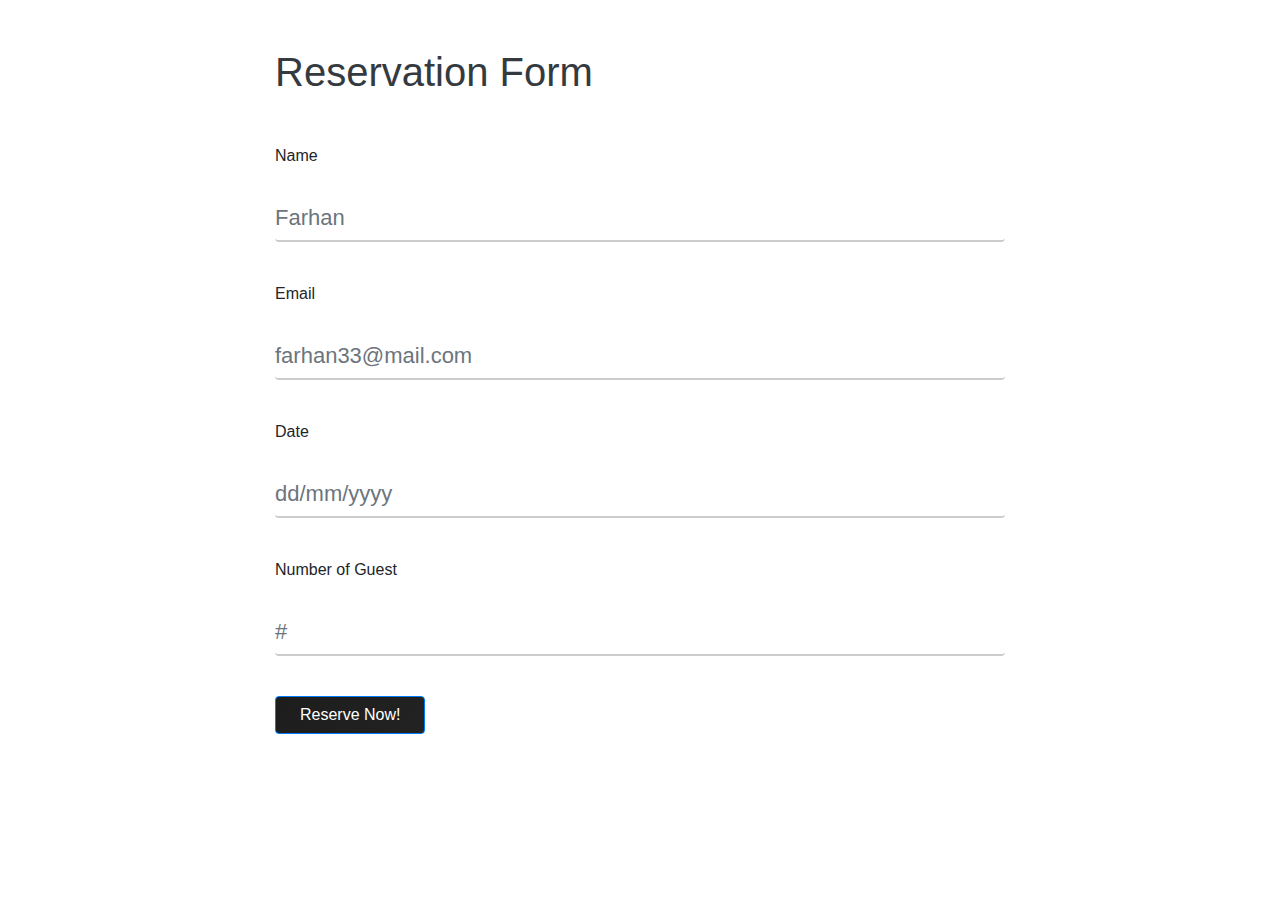
<file: form.html>
<!DOCTYPE html>
<html lang="en">
  <head>
    <meta charset="UTF-8" />
    <meta name="viewport" content="width=device-width, initial-scale=1.0" />

    <title>Document</title>
    <link rel="stylesheet" href="form_style.css" />
    <link
      rel="stylesheet"
      href="https://cdn.jsdelivr.net/npm/bootstrap@4.0.0/dist/css/bootstrap.min.css"
      integrity="sha384-Gn5384xqQ1aoWXA+058RXPxPg6fy4IWvTNh0E263XmFcJlSAwiGgFAW/dAiS6JXm"
      crossorigin="anonymous"
    />
  </head>
  <body>
    <div class="container py-5">
      <div class="row justify-content-center">
        <div class="col-md-8">
          <h1 class="text-dark mb-5">Reservation Form</h1>

          <form onsubmit="sendMessage()">
            <div class="mb-3">
              <label for="name">Name</label>
              <input
                type="text"
                id="name"
                placeholder="Farhan"
                class="form-control shadow none"
                required
              />
            </div>
            <div class="mb-3">
              <label for="email">Email</label>
              <input
                type="text"
                id="email"
                placeholder="farhan33@mail.com"
                class="form-control shadow none"
                required
              />
            </div>
            <div class="mb-3">
              <label for="name">Date</label>
              <input
                type="text"
                id="date"
                placeholder="dd/mm/yyyy"
                class="form-control shadow none"
                required
              />
            </div>
            <div class="mb-3">
              <label for="pax">Number of Guest</label>
              <input
                type="text"
                id="pax"
                placeholder="#"
                class="form-control shadow none"
                required
              />
            </div>

            <button class="btn btn-primary px-4" type="submit">
              Reserve Now!
            </button>
          </form>
        </div>
      </div>
    </div>

    <script>
      function sendMessage() {
        const name = document.getElementById("name").value;
        const email = document.getElementById("email").value;
        const date = document.getElementById("date").value;
        const pax = document.getElementById("pax").value;

        const url =
          "https://api.whatsapp.com/send?phone=6287778288281&text=Halo%20Admin!%0ASaya%20*" +
          name +
          "*%0AEmail%20saya%20*" +
          email +
          "*%0ASaya%20ingin%20reservasi%20untuk%20tanggal%20*" +
          date +
          "*%0ASebanyak%20*" +
          pax +
          "*";
        window.open(url);
      }
    </script>
  </body>
</html>
</file>
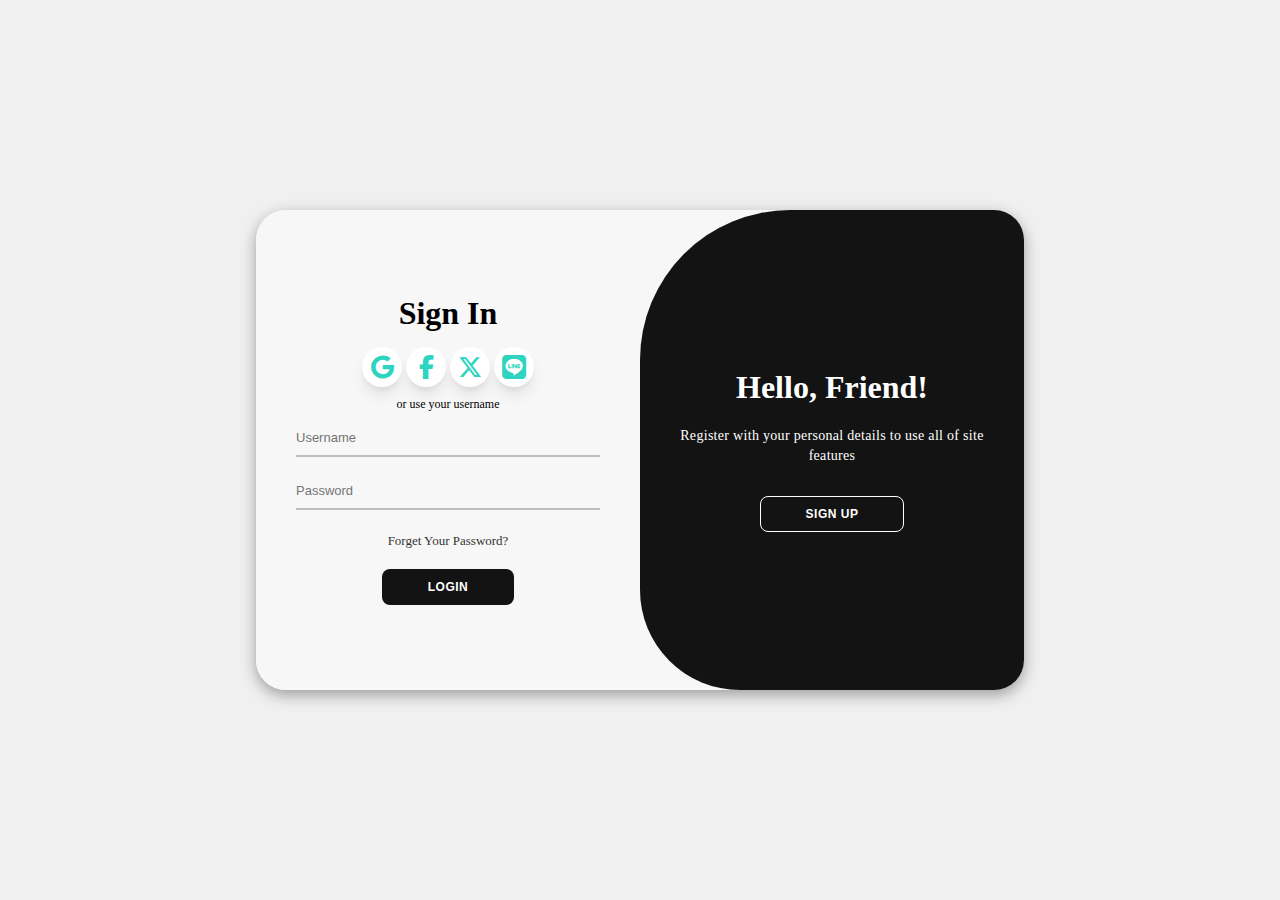
<file: login.html>
<!DOCTYPE html>
<html lang="en">
  <head>
    <meta charset="UTF-8" />
    <meta name="viewport" content="width=device-width, initial-scale=1.0" />
    <link
      rel="stylesheet"
      href="https://cdnjs.cloudflare.com/ajax/libs/font-awesome/6.4.2/css/all.min.css"
    />
    <link rel="stylesheet" href="login_style.css" />
    <title>Login Page | Kopi</title>
  </head>

  <body>
    <div class="container" id="container">
      <div class="form-container sign-up">
        <form action="DB_register.php" method="post">
          <h1>Create Account</h1>
          <div class="social-icons">
            <a href="#" class="icon"><i class="fa-brands fa-google"></i></a>
            <a href="#" class="icon"><i class="fa-brands fa-facebook-f"></i></a>
            <a href="#" class="icon"><i class="fa-brands fa-x-twitter"></i></a>
            <a href="#" class="icon"><i class="fa-brands fa-line"></i></a>
          </div>
          <span>or use your email for registeration</span>
          <input type="text" placeholder="Name" required />
          <input type="email" placeholder="Email" required />
          <input type="password" placeholder="Password" required />
          <button
            type="submit"
            name="submit"
            value="Register"
            class="btn btn-primary"
            required
          >
            Register
          </button>
        </form>
      </div>
      <div class="form-container sign-in">
        <form action="DB_login.php" method="post">
          <h1>Sign In</h1>
          <div class="social-icons">
            <a href="#" class="icon"><i class="fa-brands fa-google"></i></a>
            <a href="#" class="icon"><i class="fa-brands fa-facebook-f"></i></a>
            <a href="#" class="icon"><i class="fa-brands fa-x-twitter"></i></a>
            <a href="#" class="icon"><i class="fa-brands fa-line"></i></a>
          </div>
          <span>or use your username</span>
          <input type="username" placeholder="Username" required />
          <input type="password" placeholder="Password" required />
          <a href="#">Forget Your Password?</a>
          <button
            type="submit"
            name="submit"
            value="Login"
            class="btn btn-primary"
            required
          >
            Login
          </button>
        </form>
      </div>
      <div class="toggle-container">
        <div class="toggle">
          <div class="toggle-panel toggle-left">
            <h1>Welcome Back!</h1>
            <p>Enter your personal details to use all of site features</p>
            <button class="hidden" id="login">Sign In</button>
          </div>
          <div class="toggle-panel toggle-right">
            <h1>Hello, Friend!</h1>
            <p>
              Register with your personal details to use all of site features
            </p>
            <button class="hidden" id="register">Sign Up</button>
          </div>
        </div>
      </div>
    </div>

    <script src="script.js"></script>
  </body>
</html>
</file>
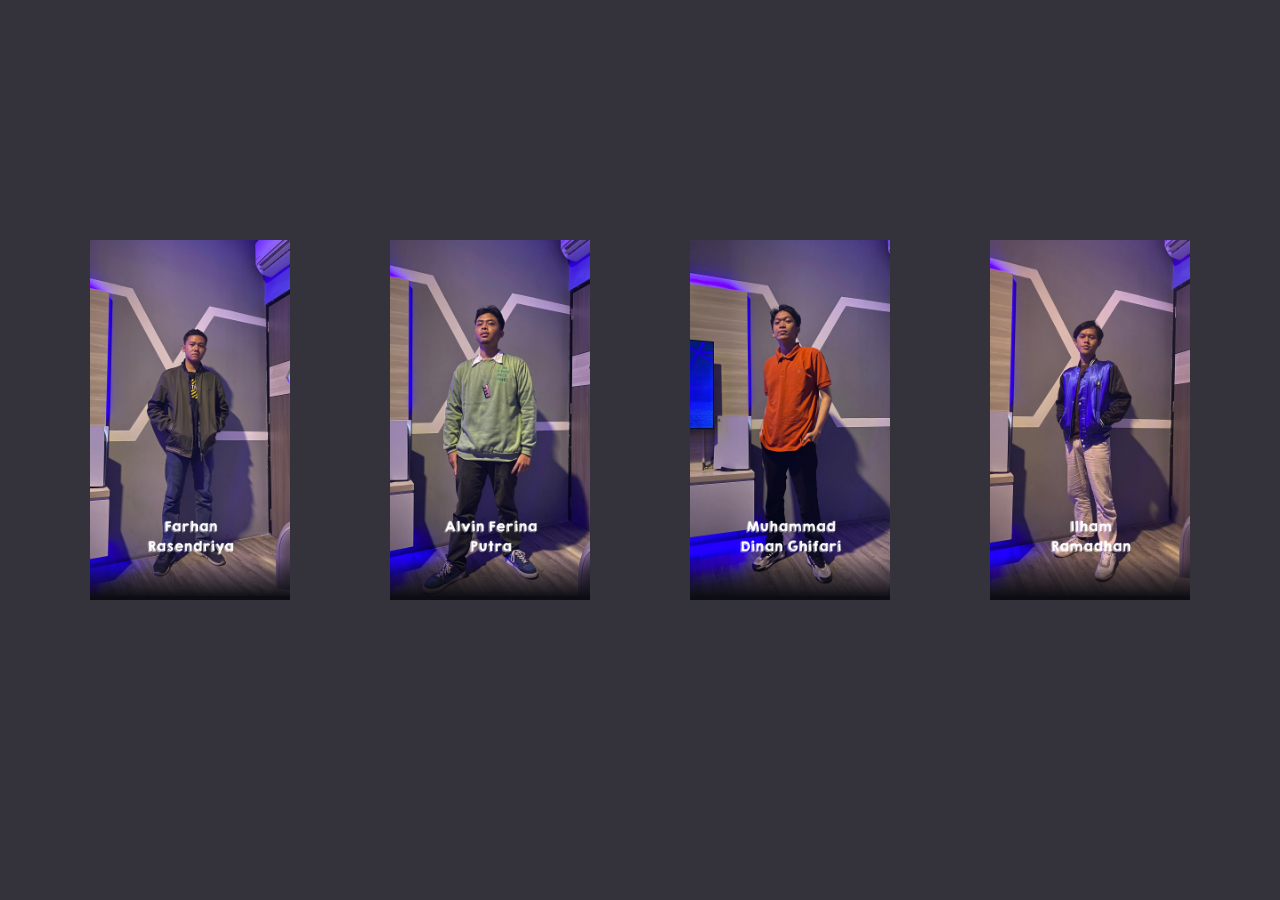
<file: profile.html>
<!DOCTYPE html>
<html lang="en">
  <head>
    <meta charset="UTF-8" />
    <title>Our Profile</title>
    <link rel="stylesheet" href="profile-style.css" />
  </head>
  <body>
    <!-- Profile Section -->
    <a href="https://www.instagram.com/farhan_rasen22/">
      <div class="card">
        <div class="wrapper">
          <img src="img/f3.jpg" class="cover-image" />
        </div>
        <img src="img/f1.png" class="title" />
        <img src="img/f2.png" class="character" />
      </div>
    </a>

    <a href="https://www.instagram.com/_alvinfputra_/">
      <div class="card">
        <div class="wrapper">
          <img src="img/a3.jpg" class="cover-image" />
        </div>
        <img src="img/a1.png" class="title" />
        <img src="img/a2.png" class="character" />
      </div>
    </a>

    <a href="https://www.instagram.com/nadeqo">
      <div class="card">
        <div class="wrapper">
          <img src="img/m3.jpg" class="cover-image" />
        </div>
        <img src="img/m1.png" class="title" />
        <img src="img/m2.png" class="character" />
      </div>
    </a>

    <a href="https://www.instagram.com/iam.truee/">
      <div class="card">
        <div class="wrapper">
          <img src="img/p3.jpg" class="cover-image" />
        </div>
        <img src="img/p1.png" class="title" />
        <img src="img/p2.png" class="character" />
      </div>
    </a>

    <!-- Profile Section End -->
  </body>
</html>
</file>
<file: form_style.css>
.popup-form {
  display: none; /* Hidden by default */
  position: fixed;
  background: rgba(0, 0, 0, 0.4); /* Transparent white background */
  border-radius: 50px; /* Rounded corners */
  box-shadow: 0 0px 20px rgba(0, 0, 0, 1); /* Subtle shadow for depth */
  backdrop-filter: blur(20px); /* Background blur for glassmorphism */
  transition: right 1s ease-in-out; /* Smooth transition for slide effect */
  opacity: 1;
  top: 0;
  left: 0;
  width: 100%;
  height: 100%;
  justify-content: center;
  align-items: center;
  z-index: 3000; /* Ensure it is above other content */
  animation: popup-bg 1.5s ease-in-out;
}

@keyframes popup-bg {
  0% {   
    background: rgba(0, 0, 0, 0);
    backdrop-filter: blur(0px);
  }
  50% {
    background: rgba(0, 0, 0, 0.0);
    backdrop-filter: blur(0px); /* Background blur for glassmorphism */
  }
  100% {
    background: rgba(0, 0, 0, 0.4);
    backdrop-filter: blur(20px); /* Background blur for glassmorphism */
  }
}

.popup-form .form-content {
  background-color: rgba(22, 22, 22, 0.4); /* Slightly opaque white background */
  padding: 40px;
  border-radius: 40px;
  box-shadow: 0 5px 15px rgba(0, 0, 0, 0.3);
  width: 900px;
  height: 700px;
  position: relative;
  display: flex;
  flex-direction: column;
  animation: popupani 1.5s ease-in-out;
}

@keyframes popupani {
  0% {   
    background-color: rgba(22, 22, 22, 1);
    top: 200%;
    border-radius: 50%;
    width: 350px;
    height: 350px;
  }
  50% {
    background-color: rgba(22, 22, 22, 1);
    top: -30%;
    border-radius: 50%;
    width: 350px;
    height: 350px;
  }
  100% {
    background-color: rgba(22, 22, 22, 0.4);
    top: 0;
    border-radius: 40px;
    width: 900px;
    height: 700px;
  }
}


@keyframes textani {
  0% {   
   opacity: 0;
  }
  50% {
    opacity: 0;
  }
  75% {
    opacity: 0;
  }
  100% {
  opacity: 1;
  }
}

.mb-3 input,
.mb-3 textarea {
  width: 100%;
  opacity: 1;
  padding: 0; 
  margin-bottom: 40px;
  border: none;
  border-bottom: 2px solid #ccc; 
  font-family: 'Outfit', sans-serif;
  color: #000000;
  font-size: 22px;
  background-color: transparent; 
  line-height: 2; 
  margin-top: 20px;
  height: auto; 
  resize: vertical; 
  scrollbar-width: thin; 
  scrollbar-color: #960032 rgba(0, 0, 0, 0.2); 
  animation: textani 1.5s ease-in-out;
}

@keyframes textani {
  0% {   
   opacity: 0;
  }
  50% {
    opacity: 0;
  }
  75% {
    opacity: 0;
  }
  100% {
  opacity: 1;
  }
}

.mb-3 textarea::-webkit-scrollbar {
  width: 3px; /* Width of the scrollbar */
}

.mb-3 textarea::-webkit-scrollbar-track {
  background: rgba(0, 0, 0, 0.2); /* Track color */
}

.mb-3 textarea::-webkit-scrollbar-thumb {
  background-color: #000000; /* Thumb color */
  border-radius: 20px; /* Roundness of the thumb */
}

.mb-3 input:focus,
.mb-3 textarea:focus {
  border-bottom-color: #000000; /* Focus color change */
  outline: none;
  box-shadow: none; /* Remove box shadow */
  transition: 0.3s ease-in-out;
}

@keyframes textani2 {
  0% {   
   opacity: 0;
   padding: 0px 70px;
   padding-right: 95px;
   border-radius: 0px 0px 0px 0px;
  }
  50% {
    opacity: 0;
    padding: 90px 70px;
    padding-right: 95px;
    border-radius: 0px 0px 0px 0px;
  }
  75% {
    padding: 90px 70px;
    opacity: 1;
    padding-right: 95px;
    border-radius: 0px 0px 0px 0px;
  }
  100% {
    padding: 20px 70px;
  opacity: 1;
  padding-right: 95px;
  border-radius: 30px 0px 0px 30px;
  }
}


@keyframes textani {
  0% {   
   opacity: 0;
  }
  50% {
    opacity: 0;
  }
  75% {
    opacity: 0;
  }
  100% {
  opacity: 1;
  }
}

.btn {
  background: linear-gradient(135deg, #1d1d1d, #222222);

border-radius: 4px;
padding: 15px 30px;
text-decoration: none;
font-size: 1.2em;
border: none;
cursor: pointer;
transition: 0.3s ease-in-out;  
 }

.btn:hover {
  background: linear-gradient(135deg, #1d1d1d, #222222);
}

.btn:active {
  transform: scale(1);
}


/* Optional: Add transition effects */
.popup-form {
  transition: all 2s ease-in-out;
}

.popup-form.show {
  display: flex;
}
</file>
<file: login_style.css>
@import url("https://fonts.googleapis.com/css2?family=Montserrat:wght@300;400;500;600;700&display=swap");

* {
  margin: 0;
  padding: 0;
  box-sizing: border-box;
}

body, html {
  height: 100%;
  display: flex;
  justify-content: center;
  align-items: center;
  background-color: #f0f0f0; /* Optional: Add a background color to the body */
}

.wrapper {
  display: flex;
  justify-content: center;
  align-items: center;
  min-height: 100vh;
  width: 100%;
}

.container {
  background-color: #f7f7f7;
  border-radius: 30px;
  box-shadow: 0 5px 15px rgba(0, 0, 0, 0.35);
  position: relative;
  overflow: hidden;
  width: 768px;
  max-width: 100%;
  min-height: 480px;
}

.container p {
  font-size: 14px;
  line-height: 20px;
  letter-spacing: 0.3px;
  margin: 20px 0;
}

.container span {
  font-size: 12px;
}

.container a {
  color: #333;
  font-size: 13px;
  text-decoration: none;
  margin: 15px 0 10px;
}

.container button {
  background-color: #131313;
  color: #fff;
  font-size: 12px;
  padding: 10px 45px;
  border: 1px solid transparent;
  border-radius: 8px;
  font-weight: 600;
  letter-spacing: 0.5px;
  text-transform: uppercase;
  margin-top: 10px;
  cursor: pointer;
  transition: background-color 0.3s, transform 0.3s;
}

.container button:hover {
  background-color: #000;
  color: #fff;
  transform: scale(1.1);
  transition: background-color 0.3s, transform 0.3s;
}

.container button:focus {
  outline: none;
}

.container button:not(:hover) {
  transform: scale(1);
}

.container button.hidden {
  background-color: transparent;
  border-color: #fff;
}

.container form {
  background-color: #f7f7f7;
  display: flex;
  align-items: center;
  justify-content: center;
  flex-direction: column;
  padding: 0 40px;
  height: 100%;
}

.container input {
  background-color: transparent;
  border: none;
  border-bottom: 2px solid rgba(134, 134, 134, 0.5);
  margin: 8px 0;
  padding: 10px 0;
  font-size: 13px;
  width: 100%;
  outline: none;
  color: rgba(61, 61, 61, 0.8);
  transition: border-bottom-color 0.3s ease;
}

.container input:focus {
  border-bottom-color: rgba(0, 0, 0, 0.9);
}

.form-container {
  position: absolute;
  top: 0;
  height: 100%;
  transition: all 0.6s ease-in-out;
}

.sign-in {
  left: 0;
  width: 50%;
  z-index: 2;
}

.container.active .sign-in {
  transform: translateX(100%);
}

.sign-up {
  left: 0;
  width: 50%;
  opacity: 0;
  z-index: 1;
}

.container.active .sign-up {
  transform: translateX(100%);
  opacity: 1;
  z-index: 5;
  animation: move 0.6s;
}

@keyframes move {
  0%,
  49.99% {
    opacity: 0;
    z-index: 1;
  }
  50%,
  100% {
    opacity: 1;
    z-index: 5;
  }
}

.wrapper {
  display: flex;
  justify-content: center;
  align-items: center;
  gap: 2rem;
}

.icon {
  text-decoration: none;
  width: 20px;
  height: 20px;
  border-radius: 25px;
  margin: 0 3px;
  width: 40px;
  height: 40px;
  background-color: #fff;
  display: inline-flex;
  justify-content: center;
  align-items: center;
  overflow: hidden;
  position: relative;
  box-shadow: rgba(0, 0, 0, 0.1) 0px 10px 15px -3px, rgba(0, 0, 0, 0.05) 0px 4px 6px -2px;
}

.icon > i {
  color: #2dd4bf;
  font-size: 1.5rem;
  transition: all 0.2s;
}

.icon:hover > i {
  scale: 1.2;
  color: #f1f1f1;
}

.icon:before {
  background: var(--color);
  content: "";
  position: absolute;
  width: 130%;
  height: 130%;
  left: -110%;
  top: 80%;
  transform: rotate(45deg);
}

.icon:hover:before {
  animation: slide 0.7s forwards;
}

@keyframes slide {
  50% {
    left: 10%;
    top: -40%;
  }
  100% {
    left: -15%;
    top: -15%;
  }
}

.icon:has(.fa-google) {
  --color: #f4b400;
}
.icon:has(.fa-facebook-f) {
  --color: #0077b5;
}
.icon:has(.fa-line) {
  --color: #06d000;
}
.icon:has(.fa-x-twitter) {
  --color: #1da1f2;
}

.toggle-container {
  position: absolute;
  top: 0;
  left: 50%;
  width: 50%;
  height: 100%;
  overflow: hidden;
  transition: all 0.6s ease-in-out;
  border-radius: 150px 0 0 100px;
  z-index: 1000;
}

.container.active .toggle-container {
  transform: translateX(-100%);
  border-radius: 0 150px 100px 0;
}

.toggle {
  background-color: #000000;
  height: 100%;
  background: #131313;
  color: #fff;
  position: relative;
  left: -100%;
  height: 100%;
  width: 200%;
  transform: translateX(0);
  transition: all 0.6s ease-in-out;
}

.container.active .toggle {
  transform: translateX(50%);
}

.toggle-panel {
  position: absolute;
  width: 50%;
  height: 100%;
  display: flex;
  align-items: center;
  justify-content: center;
  flex-direction: column;
  padding: 0 30px;
  text-align: center;
  top: 0;
  transform: translateX(0);
  transition: all 0.6s ease-in-out;
}

.toggle-left {
  transform: translateX(-200%);
}

.container.active .toggle-left {
  transform: translateX(0);
}

.toggle-right {
  right: 0;
  transform: translateX(0);
}

.container.active .toggle-right {
  transform: translateX(200%);
}
</file>
<file: profile-style.css>
:root {
    --card-height: 300px;
    --card-width: calc(var(--card-height) / 1.5);
  }
  * {
    box-sizing: border-box;
  }
  body {
    width: 100vw;
    height: 100vh;
    margin: 0;
    display: flex;
    justify-content: center;
    align-items: center;
    background: #34323b;
  }
  .card {
    width: var(--card-width);
    height: var(--card-height);
    position: relative;
    display: flex;
    justify-content: center;
    align-items: flex-end;
    padding: 0 36px;
    perspective: 2500px;
    margin: 0 50px;
  }
  
  .cover-image {
    width: 100%;
    height: 100%;
    object-fit: cover;
  }
  
  .wrapper {
    transition: all 0.5s;
    position: absolute;
    width: 100%;
    z-index: -1;
  }
  
  .card:hover .wrapper {
    transform: perspective(900px) translateY(-5%) rotateX(25deg) translateZ(0);
    box-shadow: 2px 35px 32px -8px rgba(0, 0, 0, 0.75);
    -webkit-box-shadow: 2px 35px 32px -8px rgba(0, 0, 0, 0.75);
    -moz-box-shadow: 2px 35px 32px -8px rgba(0, 0, 0, 0.75);
  }
  
  .wrapper::before,
  .wrapper::after {
    content: "";
    opacity: 0;
    width: 100%;
    height: 80px;
    transition: all 0.5s;
    position: absolute;
    left: 0;
  }
  .wrapper::before {
    top: 0;
    height: 100%;
    background-image: linear-gradient(
      to top,
      transparent 46%,
      rgba(12, 13, 19, 0.5) 68%,
      rgba(12, 13, 19) 97%
    );
  }
  .wrapper::after {
    bottom: 0;
    opacity: 1;
    background-image: linear-gradient(
      to bottom,
      transparent 46%,
      rgba(12, 13, 19, 0.5) 68%,
      rgba(12, 13, 19) 97%
    );
  }
  
  .card:hover .wrapper::before,
  .wrapper::after {
    opacity: 1;
  }
  
  .card:hover .wrapper::after {
    height: 120px;
  }
  .title {
    width: 100%;
    transition: transform 0.5s;
  }
  .card:hover .title {
    transform: translate3d(0%, -50px, 100px);
  }
  
  .character {
    width: 100%;
    opacity: 0;
    transition: all 0.5s;
    position: absolute;
    z-index: -1;
  }
  
  .card:hover .character {
    opacity: 1;
    transform: translate3d(0%, -30%, 100px);
  }
</file>
